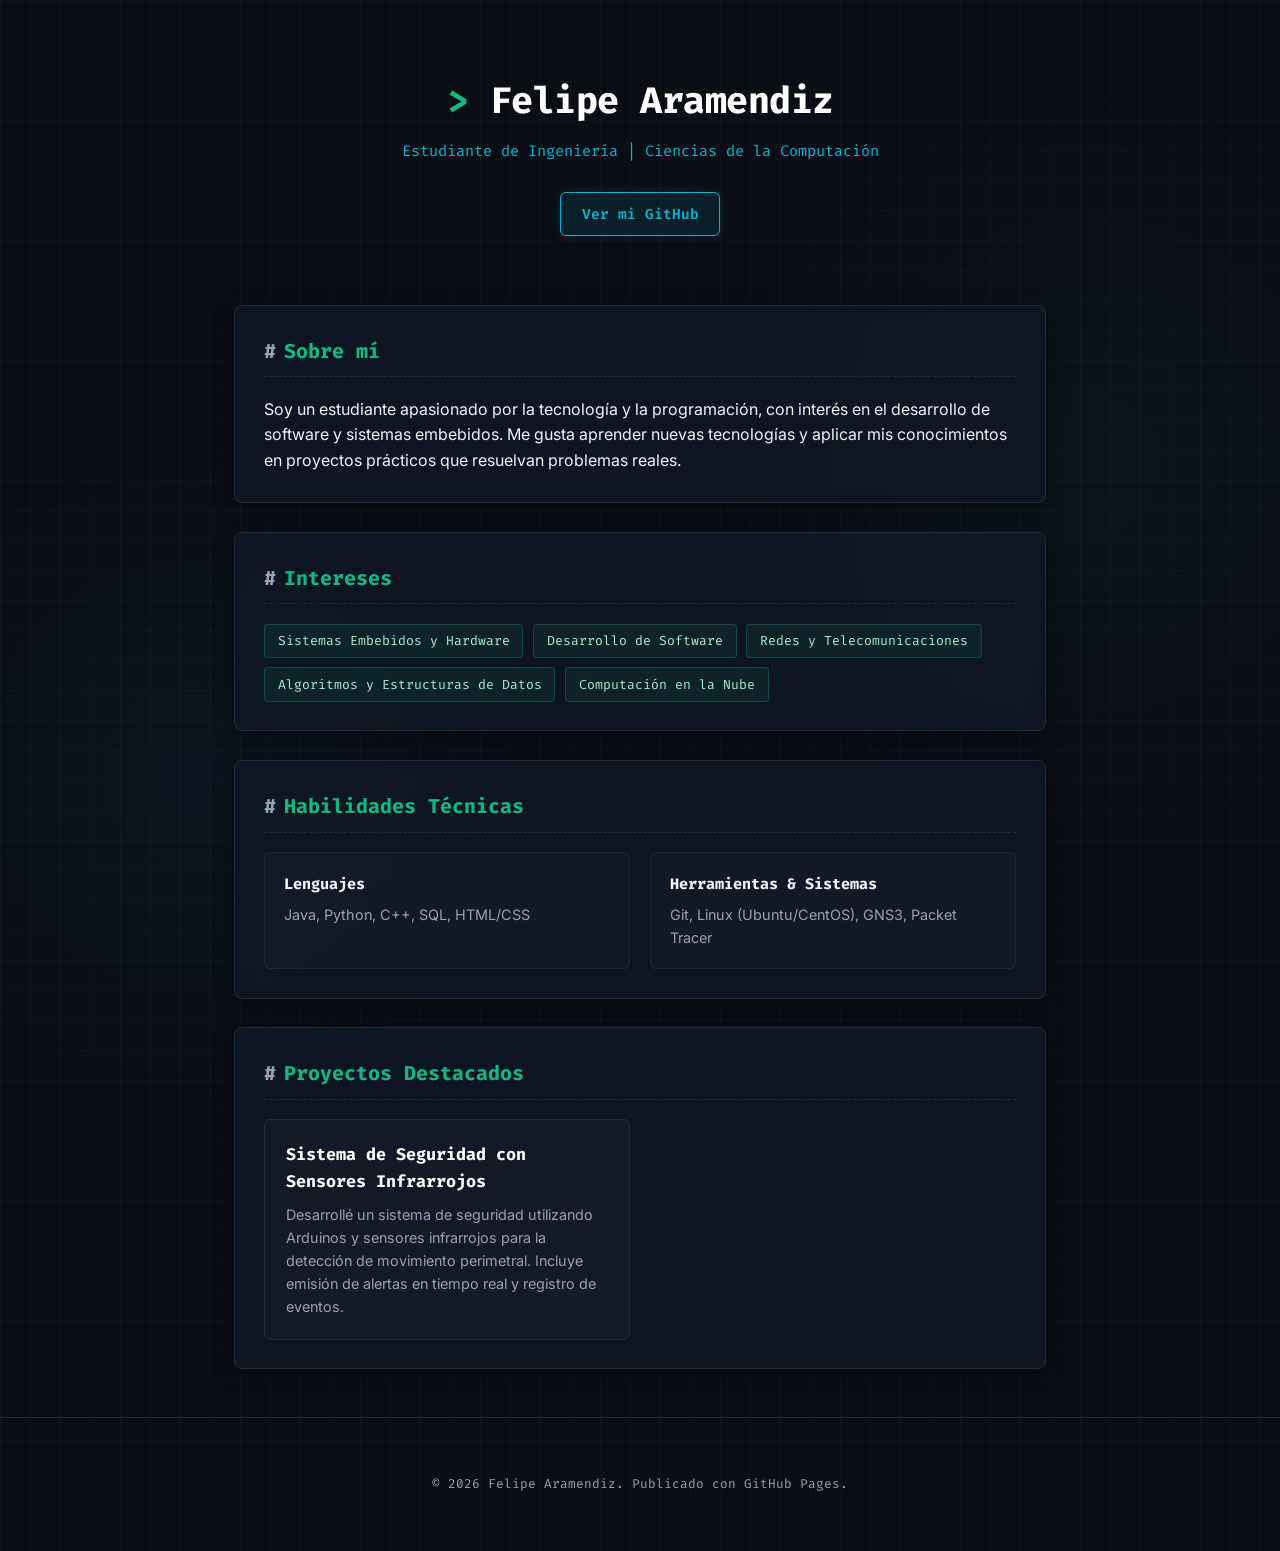
<file: index.html>
<!DOCTYPE html>
<html lang="es">
<head>
  <meta charset="UTF-8">
  <meta name="viewport" content="width=device-width, initial-scale=1.0">
  <title>Felipe Aramendiz | Portafolio</title>
  <link rel="stylesheet" href="styles.css">
</head>
<body>

  <!-- Encabezado / Perfil -->
  <header class="hero">
    <div class="container">
      <h1>Felipe Aramendiz</h1>
      <p class="subtitle">Estudiante de Ingeniería | Ciencias de la Computación</p>
      <div class="links-header">
        <a href="https://github.com/feliphino" target="_blank" rel="noopener noreferrer" class="btn-primary">
          Ver mi GitHub
        </a>
      </div>
    </div>
  </header>

  <main class="container">
    <!-- Sobre mí -->
    <section class="card">
      <h2>Sobre mí</h2>
      <p>
        Soy un estudiante apasionado por la tecnología y la programación, con interés en el desarrollo de software y sistemas embebidos. Me gusta aprender nuevas tecnologías y aplicar mis conocimientos en proyectos prácticos que resuelvan problemas reales.
      </p>
    </section>

    <!-- Intereses -->
    <section class="card">
      <h2>Intereses</h2>
      <ul class="tag-list">
        <li>Sistemas Embebidos y Hardware</li>
        <li>Desarrollo de Software</li>
        <li>Redes y Telecomunicaciones</li>
        <li>Algoritmos y Estructuras de Datos</li>
        <li>Computación en la Nube</li>
      </ul>
    </section>

    <!-- Habilidades -->
    <section class="card">
      <h2>Habilidades Técnicas</h2>
      <div class="skills-grid">
        <div class="skill-category">
          <h3>Lenguajes</h3>
          <p>Java, Python, C++, SQL, HTML/CSS</p>
        </div>
        <div class="skill-category">
          <h3>Herramientas & Sistemas</h3>
          <p>Git, Linux (Ubuntu/CentOS), GNS3, Packet Tracer</p>
        </div>
      </div>
    </section>

    <!-- Proyectos -->
    <section class="card">
      <h2>Proyectos Destacados</h2>
      <div class="projects-grid">
        <article class="project-card">
          <h3>Sistema de Seguridad con Sensores Infrarrojos</h3>
          <p>
            Desarrollé un sistema de seguridad utilizando Arduinos y sensores infrarrojos para la detección de movimiento perimetral. Incluye emisión de alertas en tiempo real y registro de eventos.
          </p>
        </article>
      </div>
    </section>
  </main>

  <footer>
    <div class="container">
      <p>&copy; 2026 Felipe Aramendiz. Publicado con GitHub Pages.</p>
    </div>
  </footer>

</body>
</html>
</file>
<file: styles.css>
@import url('https://fonts.googleapis.com/css2?family=Fira+Code:wght@400;500;600;700&family=Inter:wght@400;500;600&display=swap');

:root {
  --bg-primary: #0a0d14;
  --bg-secondary: #0f172a;
  --bg-card: rgba(17, 24, 39, 0.75);
  --border-color: #1e293b;
  --border-accent: rgba(56, 189, 248, 0.25);
  
  --text-main: #f1f5f9;
  --text-muted: #94a3b8;
  
  --accent-cyan: #06b6d4;
  --accent-green: #10b981;
  --accent-purple: #818cf8;
  
  --glow-cyan: rgba(6, 182, 212, 0.15);
  --font-code: 'Fira Code', monospace;
  --font-sans: 'Inter', system-ui, -apple-system, sans-serif;
}

* {
  box-sizing: border-box;
  margin: 0;
  padding: 0;
}

body {
  font-family: var(--font-sans);
  background-color: var(--bg-primary);
  background-image: 
    radial-gradient(circle at 15% 50%, rgba(6, 182, 212, 0.04) 0%, transparent 25%),
    radial-gradient(circle at 85% 30%, rgba(16, 185, 129, 0.04) 0%, transparent 25%),
    linear-gradient(to right, rgba(255, 255, 255, 0.02) 1px, transparent 1px),
    linear-gradient(to bottom, rgba(255, 255, 255, 0.02) 1px, transparent 1px);
  background-size: 100% 100%, 100% 100%, 30px 30px, 30px 30px;
  color: var(--text-main);
  line-height: 1.6;
  min-height: 100vh;
}

.container {
  max-width: 860px;
  margin: 0 auto;
  padding: 0 1.5rem;
}

/* Header / Hero */
.hero {
  padding: 4.5rem 0 2.5rem;
  text-align: center;
  position: relative;
}

.hero h1 {
  font-family: var(--font-code);
  font-size: 2.3rem;
  font-weight: 700;
  color: #fff;
  letter-spacing: -0.5px;
  margin-bottom: 0.5rem;
}

.hero h1::before {
  content: "> ";
  color: var(--accent-green);
}

.subtitle {
  font-family: var(--font-code);
  color: var(--accent-cyan);
  font-size: 0.95rem;
  margin-bottom: 1.8rem;
}

.btn-primary {
  font-family: var(--font-code);
  font-size: 0.9rem;
  display: inline-flex;
  align-items: center;
  gap: 0.5rem;
  background-color: rgba(6, 182, 212, 0.1);
  color: var(--accent-cyan);
  border: 1px solid var(--accent-cyan);
  padding: 0.6rem 1.3rem;
  border-radius: 6px;
  text-decoration: none;
  font-weight: 600;
  transition: all 0.25s ease;
  box-shadow: 0 0 12px var(--glow-cyan);
}

.btn-primary:hover {
  background-color: var(--accent-cyan);
  color: #050811;
  box-shadow: 0 0 20px rgba(6, 182, 212, 0.4);
  transform: translateY(-2px);
}

/* Tarjetas */
.card {
  background-color: var(--bg-card);
  backdrop-filter: blur(8px);
  border: 1px solid var(--border-color);
  border-radius: 8px;
  padding: 1.8rem;
  margin-top: 1.8rem;
  box-shadow: 0 4px 20px rgba(0, 0, 0, 0.4);
  transition: border-color 0.2s ease;
}

.card:hover {
  border-color: var(--border-accent);
}

.card h2 {
  font-family: var(--font-code);
  font-size: 1.25rem;
  color: var(--accent-green);
  margin-bottom: 1.2rem;
  display: flex;
  align-items: center;
  gap: 0.5rem;
  border-bottom: 1px dashed var(--border-color);
  padding-bottom: 0.6rem;
}

.card h2::before {
  content: "#";
  color: var(--text-muted);
}

/* Tags de intereses */
.tag-list {
  list-style: none;
  display: flex;
  flex-wrap: wrap;
  gap: 0.6rem;
}

.tag-list li {
  font-family: var(--font-code);
  font-size: 0.82rem;
  background: rgba(16, 185, 129, 0.08);
  color: #a7f3d0;
  border: 1px solid rgba(16, 185, 129, 0.25);
  padding: 0.35rem 0.8rem;
  border-radius: 4px;
}

/* Grilla de habilidades */
.skills-grid, .projects-grid {
  display: grid;
  grid-template-columns: 1fr;
  gap: 1.2rem;
}

@media (min-width: 640px) {
  .skills-grid, .projects-grid {
    grid-template-columns: repeat(2, 1fr);
  }
}

.skill-category {
  background: rgba(255, 255, 255, 0.02);
  border: 1px solid rgba(255, 255, 255, 0.05);
  padding: 1.2rem;
  border-radius: 6px;
}

.skill-category h3 {
  font-family: var(--font-code);
  font-size: 0.95rem;
  color: var(--text-main);
  margin-bottom: 0.4rem;
}

.skill-category p {
  font-size: 0.9rem;
  color: var(--text-muted);
}

/* Tarjetas de Proyectos */
.project-card {
  background: rgba(255, 255, 255, 0.02);
  border: 1px solid var(--border-color);
  padding: 1.3rem;
  border-radius: 6px;
  display: flex;
  flex-direction: column;
  justify-content: space-between;
  transition: all 0.2s ease;
}

.project-card:hover {
  transform: translateY(-3px);
  border-color: var(--accent-cyan);
}

.project-card h3 {
  font-family: var(--font-code);
  font-size: 1.05rem;
  color: #fff;
  margin-bottom: 0.5rem;
}

.project-card p {
  font-size: 0.9rem;
  color: var(--text-muted);
}

.project-card a {
  font-family: var(--font-code);
  font-size: 0.85rem;
  color: var(--accent-cyan);
  text-decoration: none;
  margin-top: 1rem;
  font-weight: 500;
  display: inline-block;
}

.project-card a:hover {
  color: #fff;
  text-decoration: underline;
}

/* Pie de página */
footer {
  text-align: center;
  padding: 3.5rem 0;
  color: var(--text-muted);
  font-family: var(--font-code);
  font-size: 0.8rem;
  border-top: 1px solid var(--border-color);
  margin-top: 3rem;
}
</file>
